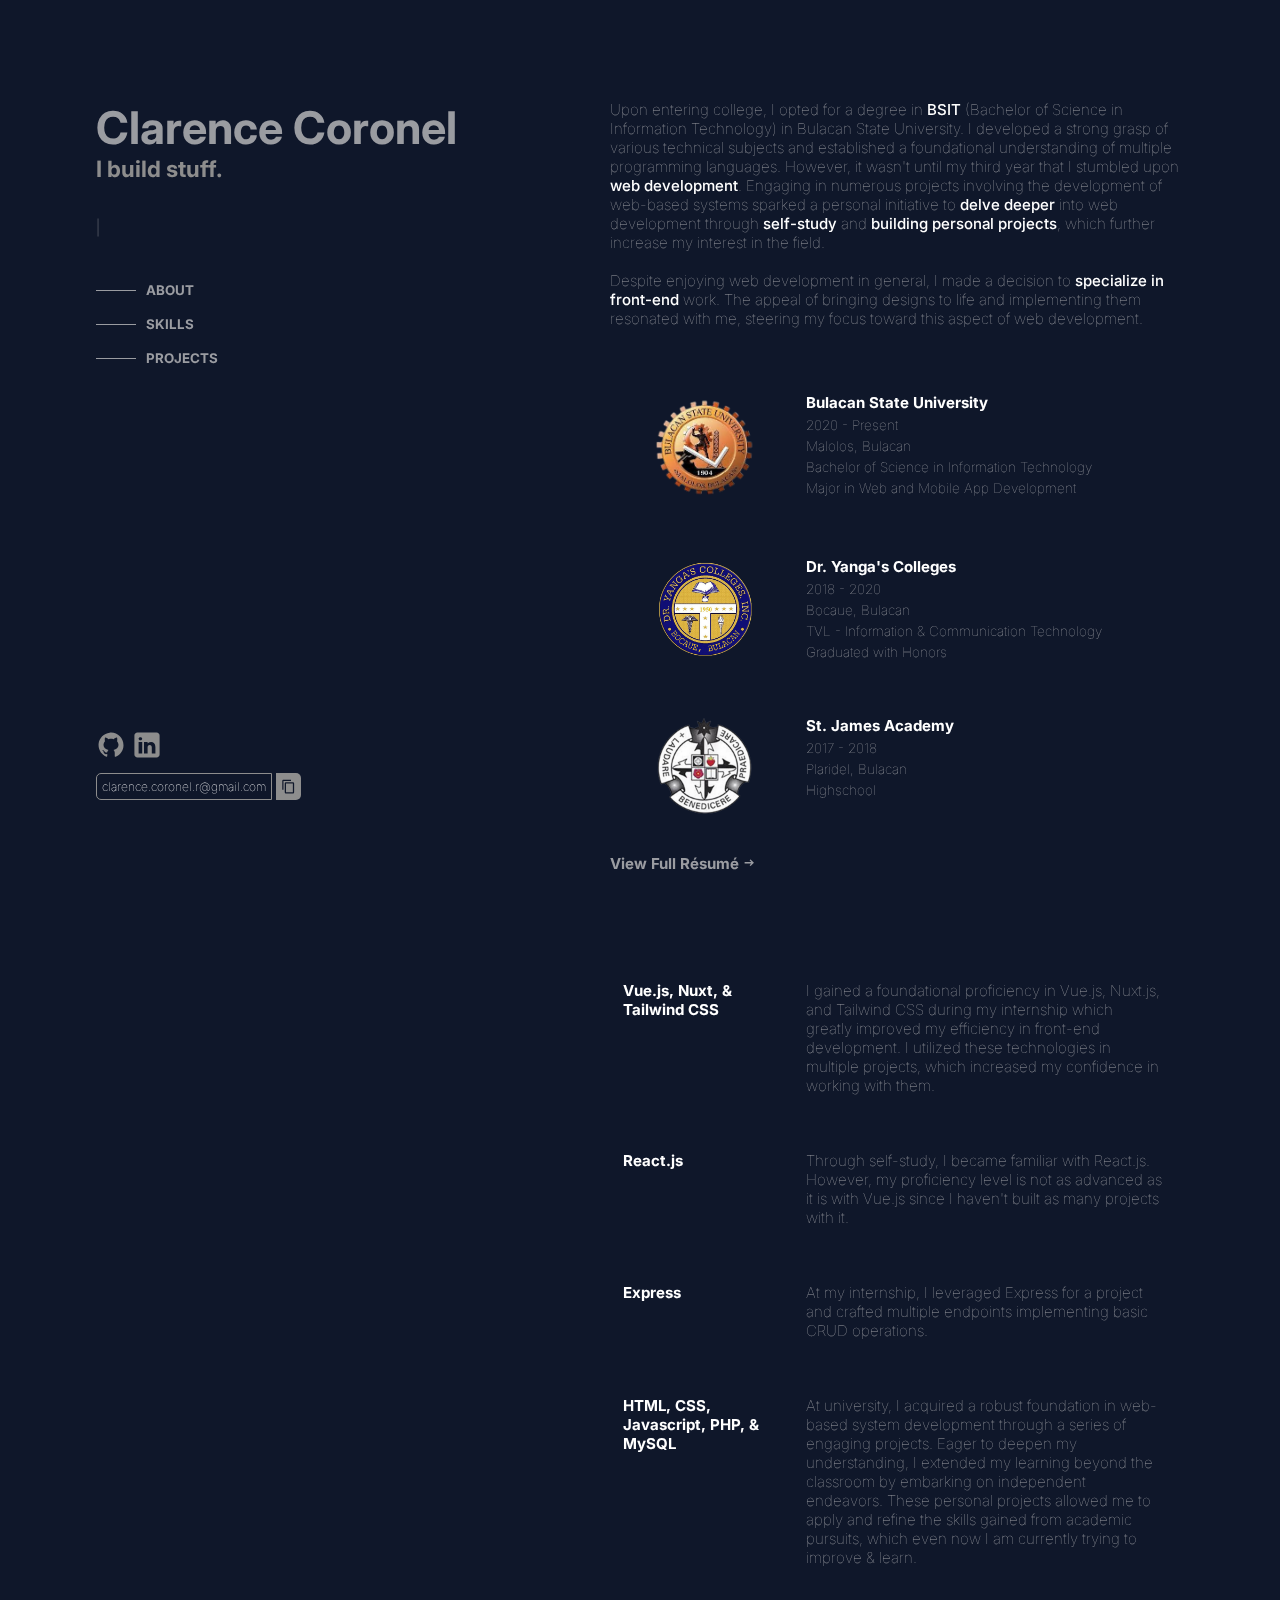
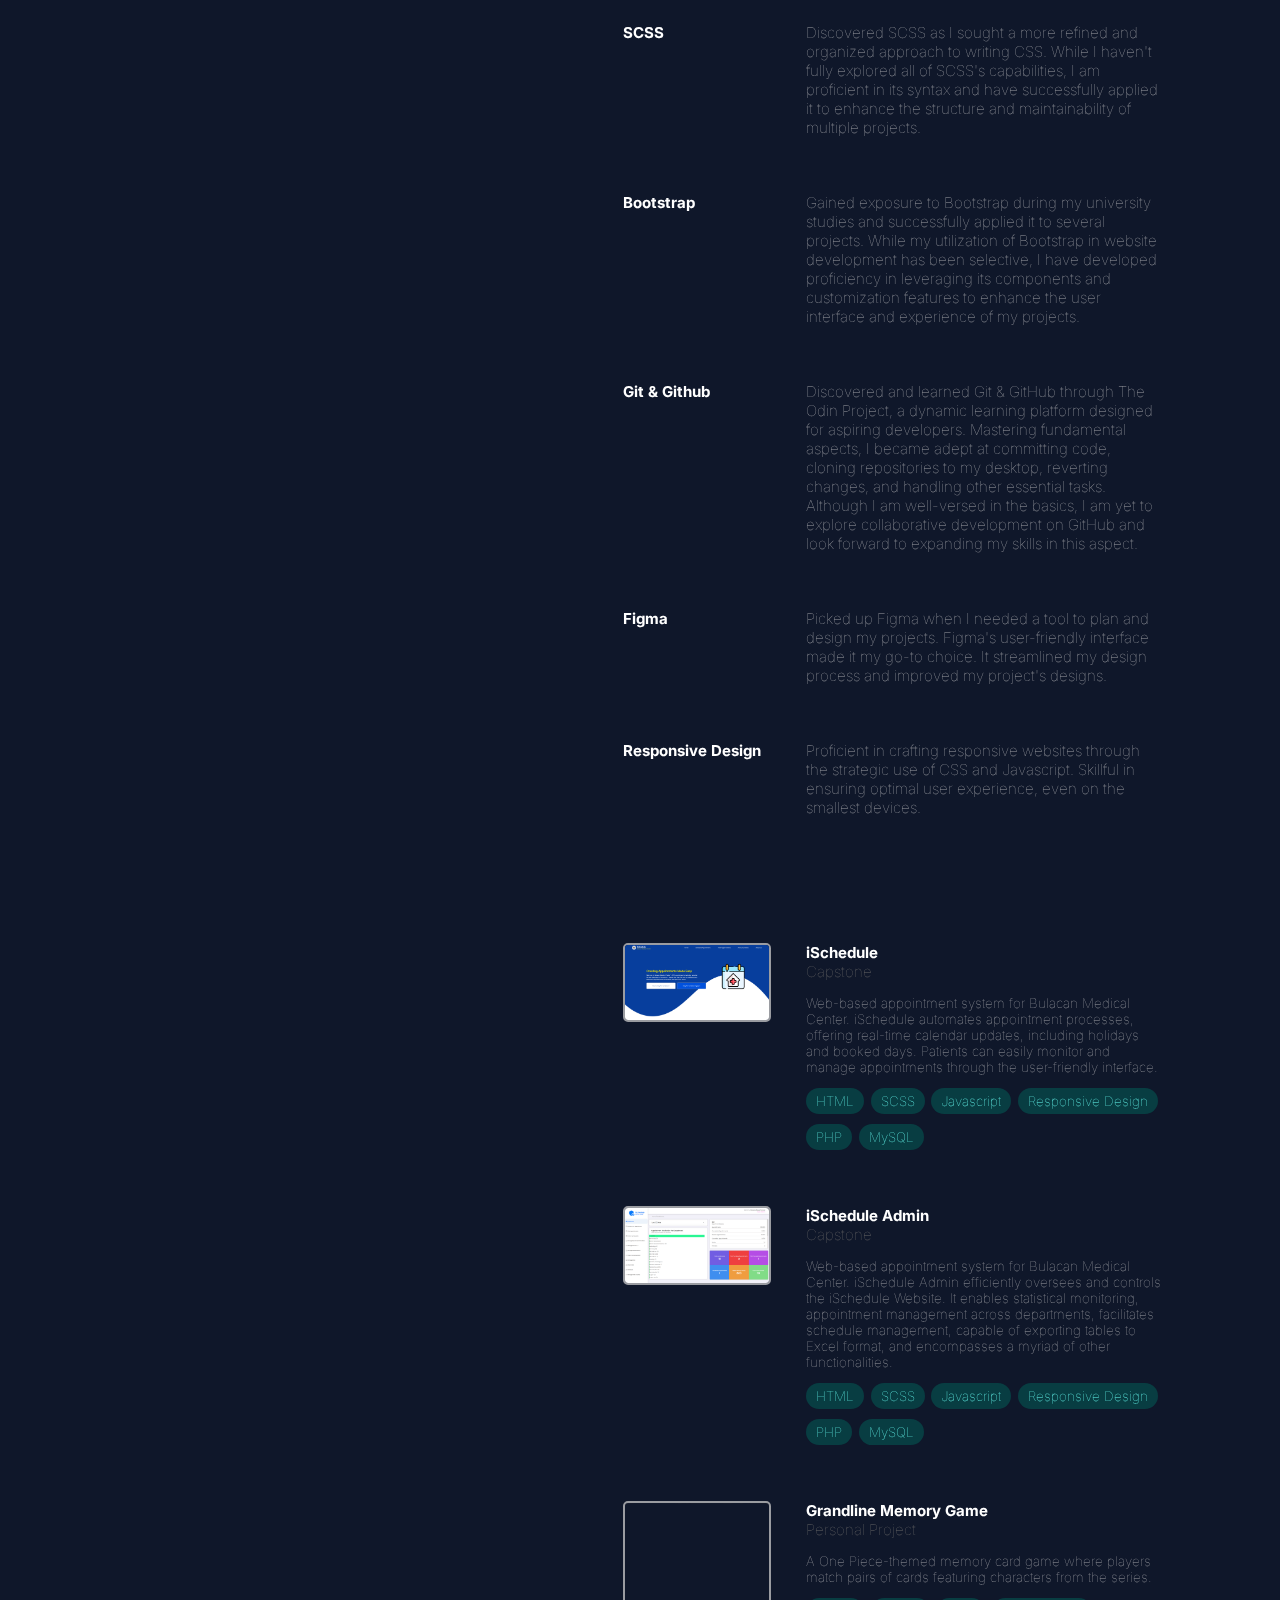
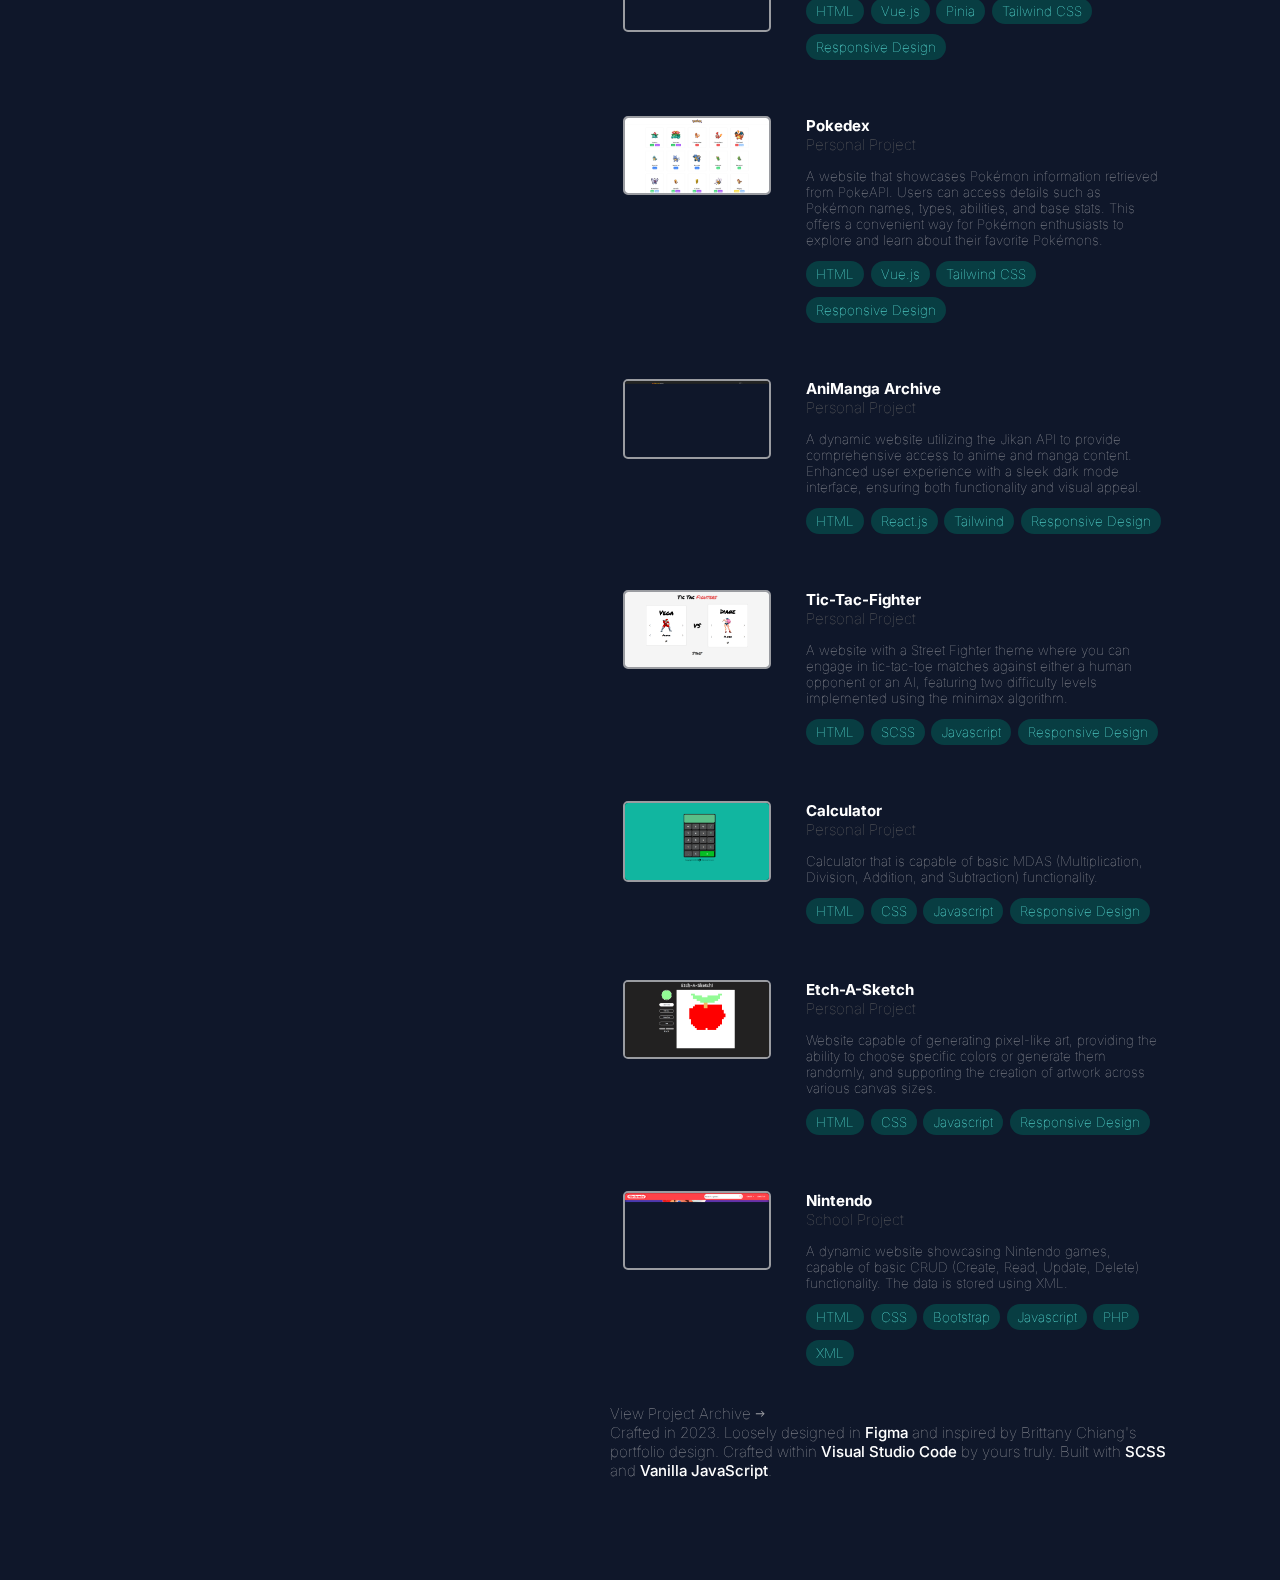
<file: index.html>
<!DOCTYPE html>
<html lang="en">
  <head>
    <meta charset="UTF-8" />
    <meta name="viewport" content="width=device-width, initial-scale=1.0" />
    <link rel="stylesheet" href="" />
    <link rel="stylesheet" href="./css/index.css" />
    <!-- GOOGLE API -->
    <link
      href="https://fonts.googleapis.com/icon?family=Material+Icons+Outlined"
      rel="stylesheet"
    />
    <link
      href="https://fonts.googleapis.com/icon?family=Material+Icons"
      rel="stylesheet"
    />

    <link rel="icon" href="./assets/imgs/ico.png" type="image/x-icon" />
    <script src="./js/index.js" defer></script>
    <title>Clarence Coronel (2023)</title>
  </head>
  <body>
    <header>
      <div class="upper-header">
        <div class="intro">
          <h1>Clarence Coronel</h1>
          <div disabled data-content="jr">
            <span class="sub">I build stuff.</span>
          </div>
        </div>
        <div class="short-intro">
          <p class="text"></p>
          <span class="indicator">|</span>
        </div>
        <nav>
          <button class="nav-row" id="aboutNav" data-goto="about">
            <div class="line"></div>
            <span>ABOUT</span>
          </button>
          <button class="nav-row" id="skillsNav" data-goto="skills">
            <div class="line"></div>
            <span>SKILLS</span>
          </button>
          <button class="nav-row" id="projHeader" data-goto="proj">
            <div class="line"></div>
            <span>PROJECTS</span>
          </button>
        </nav>
      </div>
      <div class="lower-header">
        <div class="socials">
          <a
            href="https://github.com/Clarence-Coronel"
            target="_blank"
            title="Github Profile"
          >
            <svg
              xmlns="http://www.w3.org/2000/svg"
              x="0px"
              y="0px"
              width="30"
              height="30"
              viewBox="0 0 24 24"
            >
              <path
                d="M10.9,2.1c-4.6,0.5-8.3,4.2-8.8,8.7c-0.5,4.7,2.2,8.9,6.3,10.5C8.7,21.4,9,21.2,9,20.8v-1.6c0,0-0.4,0.1-0.9,0.1 c-1.4,0-2-1.2-2.1-1.9c-0.1-0.4-0.3-0.7-0.6-1C5.1,16.3,5,16.3,5,16.2C5,16,5.3,16,5.4,16c0.6,0,1.1,0.7,1.3,1c0.5,0.8,1.1,1,1.4,1 c0.4,0,0.7-0.1,0.9-0.2c0.1-0.7,0.4-1.4,1-1.8c-2.3-0.5-4-1.8-4-4c0-1.1,0.5-2.2,1.2-3C7.1,8.8,7,8.3,7,7.6C7,7.2,7,6.6,7.3,6 c0,0,1.4,0,2.8,1.3C10.6,7.1,11.3,7,12,7s1.4,0.1,2,0.3C15.3,6,16.8,6,16.8,6C17,6.6,17,7.2,17,7.6c0,0.8-0.1,1.2-0.2,1.4 c0.7,0.8,1.2,1.8,1.2,3c0,2.2-1.7,3.5-4,4c0.6,0.5,1,1.4,1,2.3v2.6c0,0.3,0.3,0.6,0.7,0.5c3.7-1.5,6.3-5.1,6.3-9.3 C22,6.1,16.9,1.4,10.9,2.1z"
              ></path>
            </svg>
          </a>
          <a
            href="https://www.linkedin.com/in/clarence-coronel/"
            target="_blank"
            title="Linkedin Profile"
          >
            <svg
              xmlns="http://www.w3.org/2000/svg"
              x="0px"
              y="0px"
              width="30"
              height="30"
              viewBox="0 0 50 50"
            >
              <path
                d="M41,4H9C6.24,4,4,6.24,4,9v32c0,2.76,2.24,5,5,5h32c2.76,0,5-2.24,5-5V9C46,6.24,43.76,4,41,4z M17,20v19h-6V20H17z M11,14.47c0-1.4,1.2-2.47,3-2.47s2.93,1.07,3,2.47c0,1.4-1.12,2.53-3,2.53C12.2,17,11,15.87,11,14.47z M39,39h-6c0,0,0-9.26,0-10 c0-2-1-4-3.5-4.04h-0.08C27,24.96,26,27.02,26,29c0,0.91,0,10,0,10h-6V20h6v2.56c0,0,1.93-2.56,5.81-2.56 c3.97,0,7.19,2.73,7.19,8.26V39z"
              ></path>
            </svg>
          </a>
        </div>
        <div class="contact">
          <div class="contact-item">
            <div class="contact-content email" title="Email">
              clarence.coronel.r@gmail.com
            </div>
            <button type="button" class="copy-text" data-info="email">
              <span class="material-icons-outlined" id="copyEmail">
                content_copy
              </span>
            </button>
          </div>
          <!-- <div class="contact-item">
            <div class="contact-content phone-num" title="Contact Number">
              NUMBER
            </div>
            <button type="button" class="copy-text" data-info="phone">
              <span class="material-icons-outlined" id="copyPhone">
                content_copy
              </span>
            </button>
          </div> -->
        </div>
      </div>
    </header>
    <div class="scrollable-content">
      <main>
        <h2 id="aboutHeader">ABOUT</h2>
        <section class="about" id="about">
          <div class="about__text">
            <!-- <p>
                        In my senior year of high school in 2017, I made the choice to pursue the <span class="highlight-text">ICT</span> (Information & Communication Technology) strand in Dr. Yanga's Colleges. Given my lifelong exposure to computers, this seemed like a natural path for me. During this period, I was introduced to programming for the first time. Although I found it enjoyable and interesting, my exploration of it was limited to school hours and <span class="highlight-text">didn't probe deeper</span>.
                    </p> -->
            <!-- <br> -->
            <p>
              Upon entering college, I opted for a degree in
              <span class="highlight-text">BSIT</span> (Bachelor of Science in
              Information Technology) in Bulacan State University. I developed a
              strong grasp of various technical subjects and established a
              foundational understanding of multiple programming languages.
              However, it wasn't until my third year that I stumbled upon
              <span class="highlight-text">web development</span>. Engaging in
              numerous projects involving the development of web-based systems
              sparked a personal initiative to
              <span class="highlight-text">delve deeper</span> into web
              development through
              <span class="highlight-text">self-study</span> and
              <span class="highlight-text">building personal projects</span>,
              which further increase my interest in the field.
            </p>
            <br />
            <p>
              Despite enjoying web development in general, I made a decision to
              <span class="highlight-text">specialize in front-end</span> work.
              The appeal of bringing designs to life and implementing them
              resonated with me, steering my focus toward this aspect of web
              development.
            </p>
          </div>
          <div class="about__education">
            <button class="education-btn" data-school="bsu" type="button">
              <img src="./assets/imgs/bsu-logo.png" alt="" draggable="false" />
              <div class="text-group">
                <span class="school" data-school="bsu">
                  Bulacan State University
                  <span class="material-icons-outlined"> arrow_outward </span>
                </span>
                <span class="years">2020 - Present</span>
                <span class="address">Malolos, Bulacan</span>
                <span class="course">
                  Bachelor of Science in Information Technology
                </span>
                <span class="course">
                  Major in Web and Mobile App Development
                </span>
                <span class="achivement"></span>
              </div>
            </button>
            <button class="education-btn" data-school="yanga" type="button">
              <img
                src="./assets/imgs/yanga-logo.png"
                alt=""
                draggable="false"
              />
              <div class="text-group">
                <span class="school" data-school="yanga">
                  Dr. Yanga's Colleges
                  <span class="material-icons-outlined"> arrow_outward </span>
                </span>
                <span class="years">2018 - 2020</span>
                <span class="address">Bocaue, Bulacan</span>
                <span class="course"
                  >TVL - Information & Communication Technology</span
                >
                <span class="achivement">Graduated with Honors</span>
              </div>
            </button>
            <button class="education-btn" data-school="james" type="button">
              <img
                src="./assets/imgs/james-logo.png"
                alt=""
                draggable="false"
              />
              <div class="text-group">
                <span class="school" data-school="james">
                  St. James Academy
                  <span class="material-icons-outlined"> arrow_outward </span>
                </span>
                <span class="years">2017 - 2018</span>
                <span class="address">Plaridel, Bulacan</span>
                <span class="course">Highschool</span>
              </div>
            </button>
            <!-- <button class="education-btn" data-school="james" type="button">
                        <img src="./assets/imgs/yanga-logo.png" alt="" draggable="false">
                        <div class="text-group">
                            <span class="school" data-school="james">
                                St. James Academy 
                                <span class="material-icons-outlined">
                                    arrow_outward
                                </span>
                            </span>
                            <span class="years">2017 - 2018</span>
                            <span class="address">Plaridel, Bulacan</span>
                            <span class="course">High School</span>
                            <span class="achivement">Graduated with Honors</span>
                        </div>
                    </button> -->
          </div>
          <a href="./assets/resume.pdf" target="_blank" class="resume-link">
            View Full Résumé
            <span class="material-icons-outlined"> east </span>
          </a>
        </section>
        <h2 id="skillsHeader">SKILLS</h2>
        <section class="skills" id="skills">
          <div class="skill-container">
            <div class="skills-content">Vue.js, Nuxt, & Tailwind CSS</div>
            <div class="skill-desc">
              I gained a foundational proficiency in Vue.js, Nuxt.js, and
              Tailwind CSS during my internship which greatly improved my
              efficiency in front-end development. I utilized these technologies
              in multiple projects, which increased my confidence in working
              with them.
            </div>
          </div>
          <div class="skill-container">
            <div class="skills-content">React.js</div>
            <div class="skill-desc">
              Through self-study, I became familiar with React.js. However, my
              proficiency level is not as advanced as it is with Vue.js since I
              haven't built as many projects with it.
            </div>
          </div>
          <div class="skill-container">
            <div class="skills-content">Express</div>
            <div class="skill-desc">
              At my internship, I leveraged Express for a project and crafted
              multiple endpoints implementing basic CRUD operations.
            </div>
          </div>
          <div class="skill-container">
            <div class="skills-content">
              HTML, CSS, Javascript, PHP, & MySQL
            </div>
            <div class="skill-desc">
              At university, I acquired a robust foundation in web-based system
              development through a series of engaging projects. Eager to deepen
              my understanding, I extended my learning beyond the classroom by
              embarking on independent endeavors. These personal projects
              allowed me to apply and refine the skills gained from academic
              pursuits, which even now I am currently trying to improve & learn.
            </div>
          </div>
          <div class="skill-container">
            <div class="skills-content">SCSS</div>
            <div class="skill-desc">
              Discovered SCSS as I sought a more refined and organized approach
              to writing CSS. While I haven't fully explored all of SCSS's
              capabilities, I am proficient in its syntax and have successfully
              applied it to enhance the structure and maintainability of
              multiple projects.
            </div>
          </div>
          <div class="skill-container">
            <div class="skills-content">Bootstrap</div>
            <div class="skill-desc">
              Gained exposure to Bootstrap during my university studies and
              successfully applied it to several projects. While my utilization
              of Bootstrap in website development has been selective, I have
              developed proficiency in leveraging its components and
              customization features to enhance the user interface and
              experience of my projects.
            </div>
          </div>
          <div class="skill-container">
            <div class="skills-content">Git & Github</div>
            <div class="skill-desc">
              Discovered and learned Git & GitHub through The Odin Project, a
              dynamic learning platform designed for aspiring developers.
              Mastering fundamental aspects, I became adept at committing code,
              cloning repositories to my desktop, reverting changes, and
              handling other essential tasks. Although I am well-versed in the
              basics, I am yet to explore collaborative development on GitHub
              and look forward to expanding my skills in this aspect.
            </div>
          </div>
          <div class="skill-container">
            <div class="skills-content">Figma</div>
            <div class="skill-desc">
              Picked up Figma when I needed a tool to plan and design my
              projects. Figma's user-friendly interface made it my go-to choice.
              It streamlined my design process and improved my project's
              designs.
            </div>
          </div>
          <div class="skill-container">
            <div class="skills-content">Responsive Design</div>
            <div class="skill-desc">
              Proficient in crafting responsive websites through the strategic
              use of CSS and Javascript. Skillful in ensuring optimal user
              experience, even on the smallest devices.
            </div>
          </div>
        </section>
        <h2 id="projHeader">PROJECTS</h2>
        <section class="projects" id="proj">
          <button type="button" class="project-container" data-proj="ischedule">
            <img
              src="./assets/imgs/ischedule-img.png"
              alt=""
              draggable="false"
            />
            <div class="project-text">
              <div class="title">
                <div class="main" data-proj="ischedule">
                  iSchedule
                  <span class="material-icons-outlined"> arrow_outward </span>
                </div>
                <div class="sub">Capstone</div>
              </div>
              <div class="desc">
                Web-based appointment system for Bulacan Medical Center.
                iSchedule automates appointment processes, offering real-time
                calendar updates, including holidays and booked days. Patients
                can easily monitor and manage appointments through the
                user-friendly interface.
              </div>
              <div class="tags-container">
                <span class="tag"> HTML </span>
                <span class="tag"> SCSS </span>
                <span class="tag"> Javascript </span>
                <span class="tag"> Responsive Design </span>
                <span class="tag"> PHP </span>
                <span class="tag"> MySQL </span>
              </div>
            </div>
          </button>
          <button
            type="button"
            class="project-container"
            data-proj="ischeduleadmin"
          >
            <img
              src="./assets/imgs/ischeduleadmin-img.png"
              alt=""
              draggable="false"
            />
            <div class="project-text">
              <div class="title">
                <div class="main" data-proj="ischeduleadmin">
                  iSchedule Admin
                  <span class="material-icons-outlined"> arrow_outward </span>
                </div>
                <div class="sub">Capstone</div>
              </div>
              <div class="desc">
                Web-based appointment system for Bulacan Medical Center.
                iSchedule Admin efficiently oversees and controls the iSchedule
                Website. It enables statistical monitoring, appointment
                management across departments, facilitates schedule management,
                capable of exporting tables to Excel format, and encompasses a
                myriad of other functionalities.
              </div>
              <div class="tags-container">
                <span class="tag"> HTML </span>
                <span class="tag"> SCSS </span>
                <span class="tag"> Javascript </span>
                <span class="tag"> Responsive Design </span>
                <span class="tag"> PHP </span>
                <span class="tag"> MySQL </span>
              </div>
            </div>
          </button>
          <button type="button" class="project-container" data-proj="grandline">
            <img
              src="./assets/imgs/grandline-img.png"
              alt=""
              draggable="false"
            />
            <div class="project-text">
              <div class="title">
                <div class="main" data-proj="grandline">
                  Grandline Memory Game
                  <span class="material-icons-outlined"> arrow_outward </span>
                </div>
                <div class="sub">Personal Project</div>
              </div>
              <div class="desc">
                A One Piece-themed memory card game where players match pairs of
                cards featuring characters from the series.
              </div>
              <div class="tags-container">
                <span class="tag"> HTML </span>
                <span class="tag"> Vue.js </span>
                <span class="tag"> Pinia </span>
                <span class="tag"> Tailwind CSS </span>
                <span class="tag"> Responsive Design </span>
              </div>
            </div>
          </button>
          <button type="button" class="project-container" data-proj="pokedex">
            <img src="./assets/imgs/pokedex-img.png" alt="" draggable="false" />
            <div class="project-text">
              <div class="title">
                <div class="main" data-proj="pokedex">
                  Pokedex
                  <span class="material-icons-outlined"> arrow_outward </span>
                </div>
                <div class="sub">Personal Project</div>
              </div>
              <div class="desc">
                A website that showcases Pokémon information retrieved from
                PokeAPI. Users can access details such as Pokémon names, types,
                abilities, and base stats. This offers a convenient way for
                Pokémon enthusiasts to explore and learn about their favorite
                Pokémons.
              </div>
              <div class="tags-container">
                <span class="tag"> HTML </span>
                <span class="tag"> Vue.js </span>
                <span class="tag"> Tailwind CSS </span>
                <span class="tag"> Responsive Design </span>
              </div>
            </div>
          </button>
          <button type="button" class="project-container" data-proj="animanga">
            <img
              src="./assets/imgs/animanga-img.png"
              alt=""
              draggable="false"
            />
            <div class="project-text">
              <div class="title">
                <div class="main" data-proj="animanga">
                  AniManga Archive
                  <span class="material-icons-outlined"> arrow_outward </span>
                </div>
                <div class="sub">Personal Project</div>
              </div>
              <div class="desc">
                A dynamic website utilizing the Jikan API to provide
                comprehensive access to anime and manga content. Enhanced user
                experience with a sleek dark mode interface, ensuring both
                functionality and visual appeal.
              </div>
              <div class="tags-container">
                <span class="tag"> HTML </span>
                <span class="tag"> React.js </span>
                <span class="tag"> Tailwind </span>
                <span class="tag"> Responsive Design </span>
              </div>
            </div>
          </button>
          <button type="button" class="project-container" data-proj="tictac">
            <img
              src="./assets/imgs/tictacfighter-img.png"
              alt=""
              draggable="false"
            />
            <div class="project-text">
              <div class="title">
                <div class="main" data-proj="tictac">
                  Tic-Tac-Fighter
                  <span class="material-icons-outlined"> arrow_outward </span>
                </div>
                <div class="sub">Personal Project</div>
              </div>
              <div class="desc">
                A website with a Street Fighter theme where you can engage in
                tic-tac-toe matches against either a human opponent or an AI,
                featuring two difficulty levels implemented using the minimax
                algorithm.
              </div>
              <div class="tags-container">
                <span class="tag"> HTML </span>
                <span class="tag"> SCSS </span>
                <span class="tag"> Javascript </span>
                <span class="tag"> Responsive Design </span>
              </div>
            </div>
          </button>
          <button
            type="button"
            class="project-container"
            data-proj="calculator"
          >
            <img
              src="./assets/imgs/calculator-img.png"
              alt=""
              draggable="false"
            />
            <div class="project-text">
              <div class="title">
                <div class="main" data-proj="calculator">
                  Calculator
                  <span class="material-icons-outlined"> arrow_outward </span>
                </div>
                <div class="sub">Personal Project</div>
              </div>
              <div class="desc">
                Calculator that is capable of basic MDAS (Multiplication,
                Division, Addition, and Subtraction) functionality.
              </div>
              <div class="tags-container">
                <span class="tag"> HTML </span>
                <span class="tag"> CSS </span>
                <span class="tag"> Javascript </span>
                <span class="tag"> Responsive Design </span>
              </div>
            </div>
          </button>
          <button type="button" class="project-container" data-proj="sketch">
            <img src="./assets/imgs/sketch-img.png" alt="" draggable="false" />
            <div class="project-text">
              <div class="title">
                <div class="main" data-proj="sketch">
                  Etch-A-Sketch
                  <span class="material-icons-outlined"> arrow_outward </span>
                </div>
                <div class="sub">Personal Project</div>
              </div>
              <div class="desc">
                Website capable of generating pixel-like art, providing the
                ability to choose specific colors or generate them randomly, and
                supporting the creation of artwork across various canvas sizes.
              </div>
              <div class="tags-container">
                <span class="tag"> HTML </span>
                <span class="tag"> CSS </span>
                <span class="tag"> Javascript </span>
                <span class="tag"> Responsive Design </span>
              </div>
            </div>
          </button>
          <button type="button" class="project-container" data-proj="nintendo">
            <img
              src="./assets/imgs/nintendo-img.png"
              alt=""
              draggable="false"
            />
            <div class="project-text">
              <div class="title">
                <div class="main" data-proj="nintendo">
                  Nintendo
                  <span class="material-icons-outlined"> arrow_outward </span>
                </div>
                <div class="sub">School Project</div>
              </div>
              <div class="desc">
                A dynamic website showcasing Nintendo games, capable of basic
                CRUD (Create, Read, Update, Delete) functionality. The data is
                stored using XML.
              </div>
              <div class="tags-container">
                <span class="tag"> HTML </span>
                <span class="tag"> CSS </span>
                <span class="tag"> Bootstrap </span>
                <span class="tag"> Javascript </span>
                <span class="tag"> PHP </span>
                <span class="tag"> XML </span>
              </div>
            </div>
          </button>
          <a href="./pages/archive.html" class="projarchive-link">
            View Project Archive
            <span class="material-icons-outlined"> east </span>
          </a>
        </section>
      </main>
      <footer>
        Crafted in 2023. Loosely designed in
        <span class="highlight-text">Figma</span> and inspired by Brittany
        Chiang's portfolio design. Crafted within
        <span class="highlight-text">Visual Studio Code</span> by yours truly.
        Built with <span class="highlight-text">SCSS</span> and
        <span class="highlight-text">Vanilla JavaScript</span>.
      </footer>
    </div>
  </body>
</html>
</file>
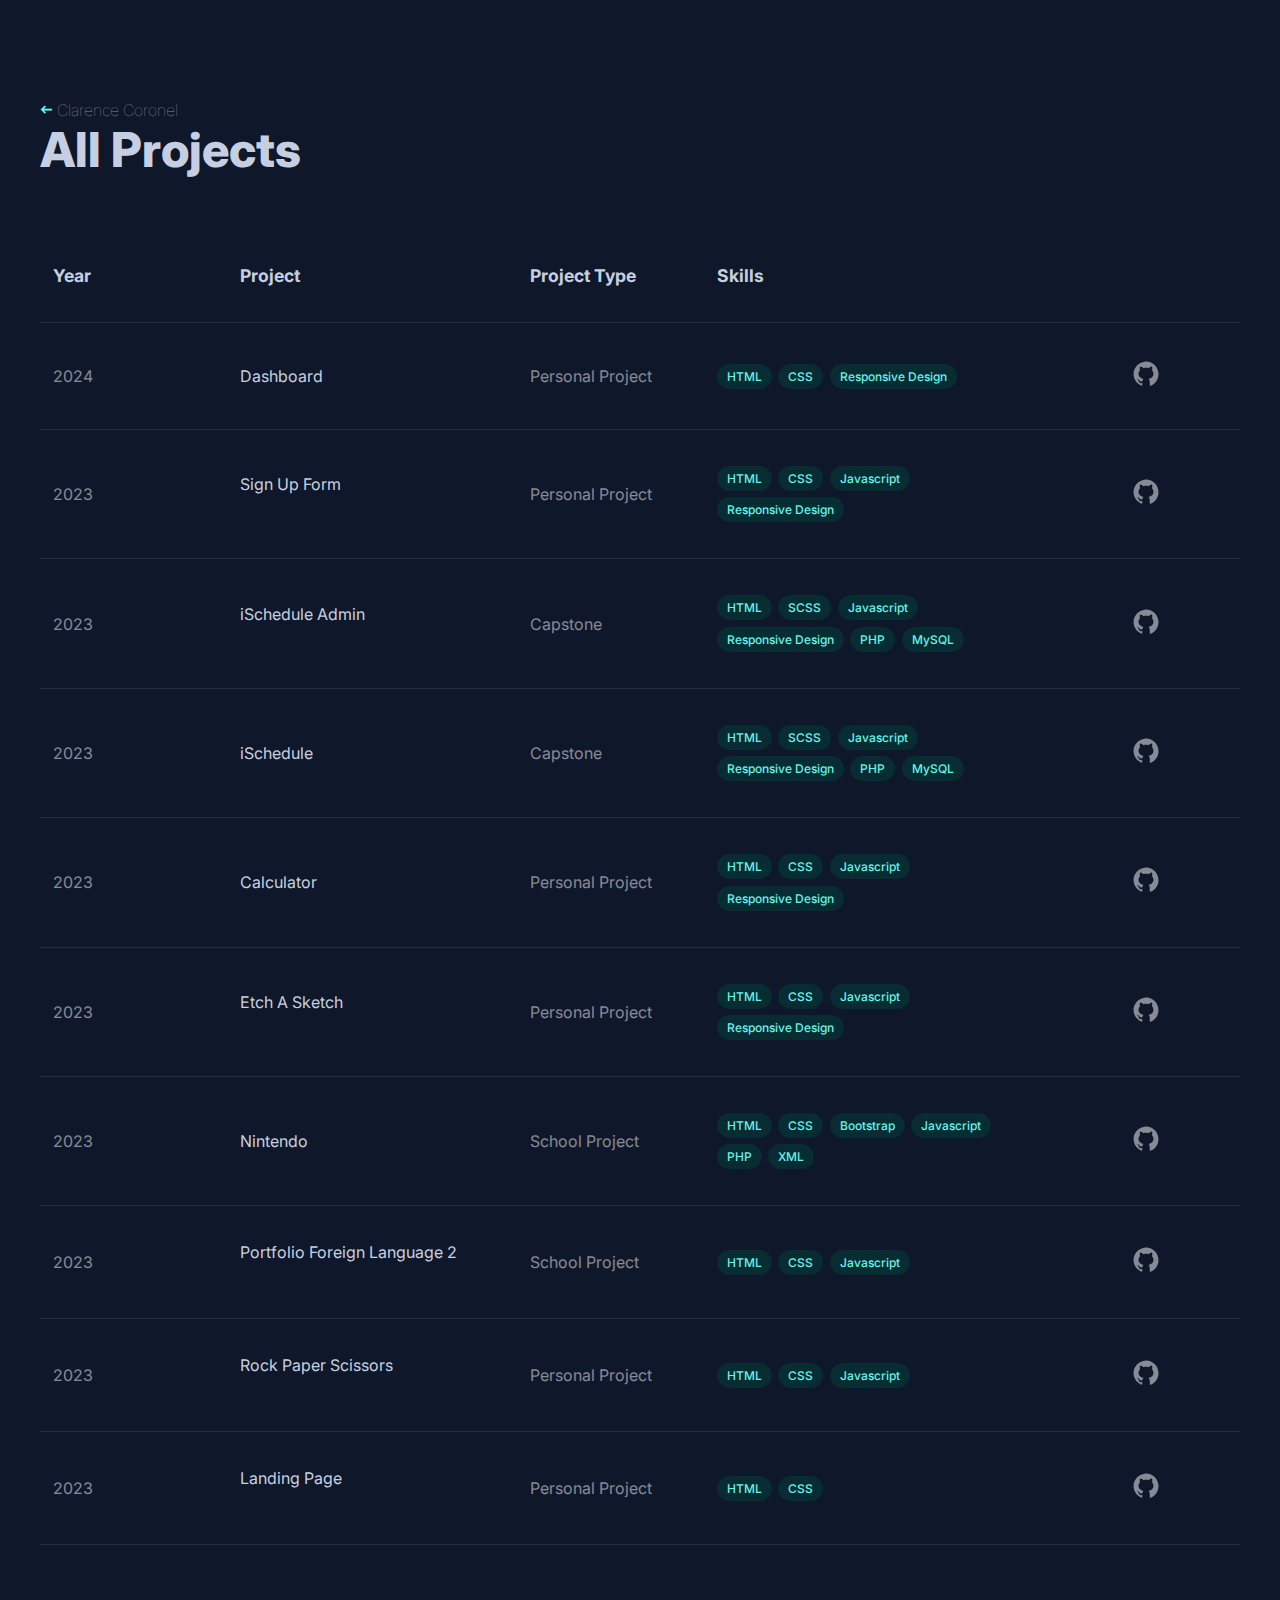
<file: pages/archive.html>
<!DOCTYPE html>
<html lang="en">
<head>
    <meta charset="UTF-8">
    <meta name="viewport" content="width=device-width, initial-scale=1.0">
    <link href="https://fonts.googleapis.com/icon?family=Material+Icons+Outlined" rel="stylesheet">
    <link href="https://fonts.googleapis.com/icon?family=Material+Icons" rel="stylesheet">
    <link rel="icon" href="./../assets/imgs/ico.png" type="image/x-icon">
    <link rel="stylesheet" href="./../css/archive.css">
    <script src="./../js/archive.js" defer></script>
    <title>Archive</title>
</head>
<body>
    <!-- <div id="light"></div> -->
    <header>
        <a href="./../index.html" class="back-btn">
            <span class="material-icons-outlined">
                west
            </span>
            Clarence Coronel
        </a>
        <h1>All Projects</h1>
    </header>
    <main>
        <table>
            <thead>
                <tr>
                    <th class="year-header">Year</th>
                    <th class="project-header">Project</th>
                    <th class="type-header">Project Type</th>
                    <th class="tech-header">Skills</th>
                    <th class="link-header">&nbsp;</th>
                </tr>
            </thead>
            <tbody>
                <tr>
                    <td class="year">2024</td>
                    <td class="project">
                        <a href="https://clarence-coronel.github.io/top_dashboard/" target="_blank">
                            Dashboard
                            <span class="material-icons-outlined" >
                                arrow_outward
                            </span>
                        </a>
                    </td>
                    <td class="type">Personal Project</td>
                    <td class="tech">
                        <div class="tech-container">
                            <span class="tag">
                                HTML
                            </span>
                            <span class="tag">
                                CSS
                            </span>
                            <span class="tag">
                                Responsive Design
                            </span>
                        </div>
                    </td>
                    <td class="link">
                        <div class="link-container">
                            <a href="https://github.com/Clarence-Coronel/top_dashboard" target="_blank">
                                <svg xmlns="http://www.w3.org/2000/svg" x="0px" y="0px" width="30" height="30" viewBox="0 0 24 24">
                                    <path d="M10.9,2.1c-4.6,0.5-8.3,4.2-8.8,8.7c-0.5,4.7,2.2,8.9,6.3,10.5C8.7,21.4,9,21.2,9,20.8v-1.6c0,0-0.4,0.1-0.9,0.1 c-1.4,0-2-1.2-2.1-1.9c-0.1-0.4-0.3-0.7-0.6-1C5.1,16.3,5,16.3,5,16.2C5,16,5.3,16,5.4,16c0.6,0,1.1,0.7,1.3,1c0.5,0.8,1.1,1,1.4,1 c0.4,0,0.7-0.1,0.9-0.2c0.1-0.7,0.4-1.4,1-1.8c-2.3-0.5-4-1.8-4-4c0-1.1,0.5-2.2,1.2-3C7.1,8.8,7,8.3,7,7.6C7,7.2,7,6.6,7.3,6 c0,0,1.4,0,2.8,1.3C10.6,7.1,11.3,7,12,7s1.4,0.1,2,0.3C15.3,6,16.8,6,16.8,6C17,6.6,17,7.2,17,7.6c0,0.8-0.1,1.2-0.2,1.4 c0.7,0.8,1.2,1.8,1.2,3c0,2.2-1.7,3.5-4,4c0.6,0.5,1,1.4,1,2.3v2.6c0,0.3,0.3,0.6,0.7,0.5c3.7-1.5,6.3-5.1,6.3-9.3 C22,6.1,16.9,1.4,10.9,2.1z"></path>
                                </svg>
                            </a>
                        </div>
                    </td>
                </tr>
                <tr>
                    <td class="year">2023</td>
                    <td class="project">
                        <a href="https://clarence-coronel.github.io/sign-up-form/" target="_blank">
                            Sign Up Form
                            <span class="material-icons-outlined" >
                                arrow_outward
                            </span>
                        </a>
                    </td>
                    <td class="type">Personal Project</td>
                    <td class="tech">
                        <div class="tech-container">
                            <span class="tag">
                                HTML
                            </span>
                            <span class="tag">
                                CSS
                            </span>
                            <span class="tag">
                                Javascript
                            </span>
                            <span class="tag">
                                Responsive Design
                            </span>
                        </div>
                    </td>
                    <td class="link">
                        <div class="link-container">
                            <a href="https://github.com/Clarence-Coronel/sign-up-form" target="_blank">
                                <svg xmlns="http://www.w3.org/2000/svg" x="0px" y="0px" width="30" height="30" viewBox="0 0 24 24">
                                    <path d="M10.9,2.1c-4.6,0.5-8.3,4.2-8.8,8.7c-0.5,4.7,2.2,8.9,6.3,10.5C8.7,21.4,9,21.2,9,20.8v-1.6c0,0-0.4,0.1-0.9,0.1 c-1.4,0-2-1.2-2.1-1.9c-0.1-0.4-0.3-0.7-0.6-1C5.1,16.3,5,16.3,5,16.2C5,16,5.3,16,5.4,16c0.6,0,1.1,0.7,1.3,1c0.5,0.8,1.1,1,1.4,1 c0.4,0,0.7-0.1,0.9-0.2c0.1-0.7,0.4-1.4,1-1.8c-2.3-0.5-4-1.8-4-4c0-1.1,0.5-2.2,1.2-3C7.1,8.8,7,8.3,7,7.6C7,7.2,7,6.6,7.3,6 c0,0,1.4,0,2.8,1.3C10.6,7.1,11.3,7,12,7s1.4,0.1,2,0.3C15.3,6,16.8,6,16.8,6C17,6.6,17,7.2,17,7.6c0,0.8-0.1,1.2-0.2,1.4 c0.7,0.8,1.2,1.8,1.2,3c0,2.2-1.7,3.5-4,4c0.6,0.5,1,1.4,1,2.3v2.6c0,0.3,0.3,0.6,0.7,0.5c3.7-1.5,6.3-5.1,6.3-9.3 C22,6.1,16.9,1.4,10.9,2.1z"></path>
                                </svg>
                            </a>
                        </div>
                    </td>
                </tr>
                <tr>
                    <td class="year">2023</td>
                    <td class="project">
                        <a href="https://youtu.be/pmj1Z1T57us" target="_blank">
                            iSchedule Admin
                            <span class="material-icons-outlined" >
                                arrow_outward
                            </span>
                        </a>
                    </td>
                    <td class="type">Capstone</td>
                    <td class="tech">
                        <div class="tech-container">
                            <span class="tag">
                                HTML
                            </span>
                            <span class="tag">
                                SCSS
                            </span>
                            <span class="tag">
                                Javascript
                            </span>
                            <span class="tag">
                                Responsive Design
                            </span>
                            <span class="tag">
                                PHP
                            </span>
                            <span class="tag">
                                MySQL
                            </span>
                        </div>
                    </td>
                    <td class="link">
                        <div class="link-container">
                            <a href="https://github.com/Clarence-Coronel/iScheduleAdmin" target="_blank">
                                <svg xmlns="http://www.w3.org/2000/svg" x="0px" y="0px" width="30" height="30" viewBox="0 0 24 24">
                                    <path d="M10.9,2.1c-4.6,0.5-8.3,4.2-8.8,8.7c-0.5,4.7,2.2,8.9,6.3,10.5C8.7,21.4,9,21.2,9,20.8v-1.6c0,0-0.4,0.1-0.9,0.1 c-1.4,0-2-1.2-2.1-1.9c-0.1-0.4-0.3-0.7-0.6-1C5.1,16.3,5,16.3,5,16.2C5,16,5.3,16,5.4,16c0.6,0,1.1,0.7,1.3,1c0.5,0.8,1.1,1,1.4,1 c0.4,0,0.7-0.1,0.9-0.2c0.1-0.7,0.4-1.4,1-1.8c-2.3-0.5-4-1.8-4-4c0-1.1,0.5-2.2,1.2-3C7.1,8.8,7,8.3,7,7.6C7,7.2,7,6.6,7.3,6 c0,0,1.4,0,2.8,1.3C10.6,7.1,11.3,7,12,7s1.4,0.1,2,0.3C15.3,6,16.8,6,16.8,6C17,6.6,17,7.2,17,7.6c0,0.8-0.1,1.2-0.2,1.4 c0.7,0.8,1.2,1.8,1.2,3c0,2.2-1.7,3.5-4,4c0.6,0.5,1,1.4,1,2.3v2.6c0,0.3,0.3,0.6,0.7,0.5c3.7-1.5,6.3-5.1,6.3-9.3 C22,6.1,16.9,1.4,10.9,2.1z"></path>
                                </svg>
                            </a>
                        </div>
                    </td>
                </tr>
                <tr>
                    <td class="year">2023</td>
                    <td class="project">
                        <a href="https://youtube.com" target="_blank">
                            iSchedule
                            <span class="material-icons-outlined" >
                                arrow_outward
                            </span>
                        </a>
                    </td>
                    <td class="type">Capstone</td>
                    <td class="tech">
                        <div class="tech-container">
                            <span class="tag">
                                HTML
                            </span>
                            <span class="tag">
                                SCSS
                            </span>
                            <span class="tag">
                                Javascript
                            </span>
                            <span class="tag">
                                Responsive Design
                            </span>
                            <span class="tag">
                                PHP
                            </span>
                            <span class="tag">
                                MySQL
                            </span>
                        </div>
                    </td>
                    <td class="link">
                        <div class="link-container">
                            <a href="https://github.com/Clarence-Coronel/iSchedule" target="_blank">
                                <svg xmlns="http://www.w3.org/2000/svg" x="0px" y="0px" width="30" height="30" viewBox="0 0 24 24">
                                    <path d="M10.9,2.1c-4.6,0.5-8.3,4.2-8.8,8.7c-0.5,4.7,2.2,8.9,6.3,10.5C8.7,21.4,9,21.2,9,20.8v-1.6c0,0-0.4,0.1-0.9,0.1 c-1.4,0-2-1.2-2.1-1.9c-0.1-0.4-0.3-0.7-0.6-1C5.1,16.3,5,16.3,5,16.2C5,16,5.3,16,5.4,16c0.6,0,1.1,0.7,1.3,1c0.5,0.8,1.1,1,1.4,1 c0.4,0,0.7-0.1,0.9-0.2c0.1-0.7,0.4-1.4,1-1.8c-2.3-0.5-4-1.8-4-4c0-1.1,0.5-2.2,1.2-3C7.1,8.8,7,8.3,7,7.6C7,7.2,7,6.6,7.3,6 c0,0,1.4,0,2.8,1.3C10.6,7.1,11.3,7,12,7s1.4,0.1,2,0.3C15.3,6,16.8,6,16.8,6C17,6.6,17,7.2,17,7.6c0,0.8-0.1,1.2-0.2,1.4 c0.7,0.8,1.2,1.8,1.2,3c0,2.2-1.7,3.5-4,4c0.6,0.5,1,1.4,1,2.3v2.6c0,0.3,0.3,0.6,0.7,0.5c3.7-1.5,6.3-5.1,6.3-9.3 C22,6.1,16.9,1.4,10.9,2.1z"></path>
                                </svg>
                            </a>
                        </div>
                    </td>
                </tr>
                <tr>
                    <td class="year">2023</td>
                    <td class="project">
                        <a href="https://clarence-coronel.github.io/calculator/" target="_blank">
                            Calculator
                            <span class="material-icons-outlined" >
                                arrow_outward
                            </span>
                        </a>
                    </td>
                    <td class="type">Personal Project</td>
                    <td class="tech">
                        <div class="tech-container">
                            <span class="tag">
                                HTML
                            </span>
                            <span class="tag">
                                CSS
                            </span>
                            <span class="tag">
                                Javascript
                            </span>
                            <span class="tag">
                                Responsive Design
                            </span>
                        </div>
                    </td>
                    <td class="link">
                        <div class="link-container">
                            <a href="https://github.com/Clarence-Coronel/calculator" target="_blank">
                                <svg xmlns="http://www.w3.org/2000/svg" x="0px" y="0px" width="30" height="30" viewBox="0 0 24 24">
                                    <path d="M10.9,2.1c-4.6,0.5-8.3,4.2-8.8,8.7c-0.5,4.7,2.2,8.9,6.3,10.5C8.7,21.4,9,21.2,9,20.8v-1.6c0,0-0.4,0.1-0.9,0.1 c-1.4,0-2-1.2-2.1-1.9c-0.1-0.4-0.3-0.7-0.6-1C5.1,16.3,5,16.3,5,16.2C5,16,5.3,16,5.4,16c0.6,0,1.1,0.7,1.3,1c0.5,0.8,1.1,1,1.4,1 c0.4,0,0.7-0.1,0.9-0.2c0.1-0.7,0.4-1.4,1-1.8c-2.3-0.5-4-1.8-4-4c0-1.1,0.5-2.2,1.2-3C7.1,8.8,7,8.3,7,7.6C7,7.2,7,6.6,7.3,6 c0,0,1.4,0,2.8,1.3C10.6,7.1,11.3,7,12,7s1.4,0.1,2,0.3C15.3,6,16.8,6,16.8,6C17,6.6,17,7.2,17,7.6c0,0.8-0.1,1.2-0.2,1.4 c0.7,0.8,1.2,1.8,1.2,3c0,2.2-1.7,3.5-4,4c0.6,0.5,1,1.4,1,2.3v2.6c0,0.3,0.3,0.6,0.7,0.5c3.7-1.5,6.3-5.1,6.3-9.3 C22,6.1,16.9,1.4,10.9,2.1z"></path>
                                </svg>
                            </a>
                        </div>
                    </td>
                </tr>
                <tr>
                    <td class="year">2023</td>
                    <td class="project">
                        <a href="https://clarence-coronel.github.io/top_etch-a-sketch/" target="_blank">
                            Etch A Sketch
                            <span class="material-icons-outlined" >
                                arrow_outward
                            </span>
                        </a>
                    </td>
                    <td class="type">Personal Project</td>
                    <td class="tech">
                        <div class="tech-container">
                            <span class="tag">
                                HTML
                            </span>
                            <span class="tag">
                                CSS
                            </span>
                            <span class="tag">
                                Javascript
                            </span>
                            <span class="tag">
                                Responsive Design
                            </span>
                        </div>
                    </td>
                    <td class="link">
                        <div class="link-container">
                            <a href="https://github.com/Clarence-Coronel/top_etch-a-sketch" target="_blank">
                                <svg xmlns="http://www.w3.org/2000/svg" x="0px" y="0px" width="30" height="30" viewBox="0 0 24 24">
                                    <path d="M10.9,2.1c-4.6,0.5-8.3,4.2-8.8,8.7c-0.5,4.7,2.2,8.9,6.3,10.5C8.7,21.4,9,21.2,9,20.8v-1.6c0,0-0.4,0.1-0.9,0.1 c-1.4,0-2-1.2-2.1-1.9c-0.1-0.4-0.3-0.7-0.6-1C5.1,16.3,5,16.3,5,16.2C5,16,5.3,16,5.4,16c0.6,0,1.1,0.7,1.3,1c0.5,0.8,1.1,1,1.4,1 c0.4,0,0.7-0.1,0.9-0.2c0.1-0.7,0.4-1.4,1-1.8c-2.3-0.5-4-1.8-4-4c0-1.1,0.5-2.2,1.2-3C7.1,8.8,7,8.3,7,7.6C7,7.2,7,6.6,7.3,6 c0,0,1.4,0,2.8,1.3C10.6,7.1,11.3,7,12,7s1.4,0.1,2,0.3C15.3,6,16.8,6,16.8,6C17,6.6,17,7.2,17,7.6c0,0.8-0.1,1.2-0.2,1.4 c0.7,0.8,1.2,1.8,1.2,3c0,2.2-1.7,3.5-4,4c0.6,0.5,1,1.4,1,2.3v2.6c0,0.3,0.3,0.6,0.7,0.5c3.7-1.5,6.3-5.1,6.3-9.3 C22,6.1,16.9,1.4,10.9,2.1z"></path>
                                </svg>
                            </a>
                        </div>
                    </td>
                </tr>
                <tr>
                    <td class="year">2023</td>
                    <td class="project">
                        <a href="https://youtu.be/BUBPs8jkx3Q" target="_blank">
                            Nintendo
                            <span class="material-icons-outlined" >
                                arrow_outward
                            </span>
                        </a>
                    </td>
                    <td class="type">School Project</td>
                    <td class="tech">
                        <div class="tech-container">
                            <span class="tag">
                                HTML
                            </span>
                            <span class="tag">
                                CSS
                            </span>
                            <span class="tag">
                                Bootstrap
                            </span>
                            <span class="tag">
                                Javascript
                            </span>
                            <span class="tag">
                                PHP
                            </span>
                            <span class="tag">
                                XML
                            </span>
                        </div>
                    </td>
                    <td class="link">
                        <div class="link-container">
                            <a href="https://github.com/Clarence-Coronel/nintendo" target="_blank">
                                <svg xmlns="http://www.w3.org/2000/svg" x="0px" y="0px" width="30" height="30" viewBox="0 0 24 24">
                                    <path d="M10.9,2.1c-4.6,0.5-8.3,4.2-8.8,8.7c-0.5,4.7,2.2,8.9,6.3,10.5C8.7,21.4,9,21.2,9,20.8v-1.6c0,0-0.4,0.1-0.9,0.1 c-1.4,0-2-1.2-2.1-1.9c-0.1-0.4-0.3-0.7-0.6-1C5.1,16.3,5,16.3,5,16.2C5,16,5.3,16,5.4,16c0.6,0,1.1,0.7,1.3,1c0.5,0.8,1.1,1,1.4,1 c0.4,0,0.7-0.1,0.9-0.2c0.1-0.7,0.4-1.4,1-1.8c-2.3-0.5-4-1.8-4-4c0-1.1,0.5-2.2,1.2-3C7.1,8.8,7,8.3,7,7.6C7,7.2,7,6.6,7.3,6 c0,0,1.4,0,2.8,1.3C10.6,7.1,11.3,7,12,7s1.4,0.1,2,0.3C15.3,6,16.8,6,16.8,6C17,6.6,17,7.2,17,7.6c0,0.8-0.1,1.2-0.2,1.4 c0.7,0.8,1.2,1.8,1.2,3c0,2.2-1.7,3.5-4,4c0.6,0.5,1,1.4,1,2.3v2.6c0,0.3,0.3,0.6,0.7,0.5c3.7-1.5,6.3-5.1,6.3-9.3 C22,6.1,16.9,1.4,10.9,2.1z"></path>
                                </svg>
                            </a>
                        </div>
                    </td>
                </tr>
                <tr>
                    <td class="year">2023</td>
                    <td class="project">
                        <a href="https://clarence-coronel.github.io/CoronelPorfolioFL/" target="_blank">
                            Portfolio Foreign Language 2
                            <span class="material-icons-outlined" >
                                arrow_outward
                            </span>
                        </a>
                    </td>
                    <td class="type">School Project</td>
                    <td class="tech">
                        <div class="tech-container">
                            <span class="tag">
                                HTML
                            </span>
                            <span class="tag">
                                CSS
                            </span>
                            <span class="tag">
                                Javascript
                            </span>
                        </div>
                    </td>
                    <td class="link">
                        <div class="link-container">
                            <a href="https://github.com/Clarence-Coronel/CoronelPorfolioFL" target="_blank">
                                <svg xmlns="http://www.w3.org/2000/svg" x="0px" y="0px" width="30" height="30" viewBox="0 0 24 24">
                                    <path d="M10.9,2.1c-4.6,0.5-8.3,4.2-8.8,8.7c-0.5,4.7,2.2,8.9,6.3,10.5C8.7,21.4,9,21.2,9,20.8v-1.6c0,0-0.4,0.1-0.9,0.1 c-1.4,0-2-1.2-2.1-1.9c-0.1-0.4-0.3-0.7-0.6-1C5.1,16.3,5,16.3,5,16.2C5,16,5.3,16,5.4,16c0.6,0,1.1,0.7,1.3,1c0.5,0.8,1.1,1,1.4,1 c0.4,0,0.7-0.1,0.9-0.2c0.1-0.7,0.4-1.4,1-1.8c-2.3-0.5-4-1.8-4-4c0-1.1,0.5-2.2,1.2-3C7.1,8.8,7,8.3,7,7.6C7,7.2,7,6.6,7.3,6 c0,0,1.4,0,2.8,1.3C10.6,7.1,11.3,7,12,7s1.4,0.1,2,0.3C15.3,6,16.8,6,16.8,6C17,6.6,17,7.2,17,7.6c0,0.8-0.1,1.2-0.2,1.4 c0.7,0.8,1.2,1.8,1.2,3c0,2.2-1.7,3.5-4,4c0.6,0.5,1,1.4,1,2.3v2.6c0,0.3,0.3,0.6,0.7,0.5c3.7-1.5,6.3-5.1,6.3-9.3 C22,6.1,16.9,1.4,10.9,2.1z"></path>
                                </svg>
                            </a>
                        </div>
                    </td>
                </tr>
                <tr>
                    <td class="year">2023</td>
                    <td class="project">
                        <a href="https://clarence-coronel.github.io/top_rps/" target="_blank">
                            Rock Paper Scissors
                            <span class="material-icons-outlined" >
                                arrow_outward
                            </span>
                        </a>
                    </td>
                    <td class="type">Personal Project</td>
                    <td class="tech">
                        <div class="tech-container">
                            <span class="tag">
                                HTML
                            </span>
                            <span class="tag">
                                CSS
                            </span>
                            <span class="tag">
                                Javascript
                            </span>
                        </div>
                    </td>
                    <td class="link">
                        <div class="link-container">
                            <a href="https://github.com/Clarence-Coronel/top_rps" target="_blank">
                                <svg xmlns="http://www.w3.org/2000/svg" x="0px" y="0px" width="30" height="30" viewBox="0 0 24 24">
                                    <path d="M10.9,2.1c-4.6,0.5-8.3,4.2-8.8,8.7c-0.5,4.7,2.2,8.9,6.3,10.5C8.7,21.4,9,21.2,9,20.8v-1.6c0,0-0.4,0.1-0.9,0.1 c-1.4,0-2-1.2-2.1-1.9c-0.1-0.4-0.3-0.7-0.6-1C5.1,16.3,5,16.3,5,16.2C5,16,5.3,16,5.4,16c0.6,0,1.1,0.7,1.3,1c0.5,0.8,1.1,1,1.4,1 c0.4,0,0.7-0.1,0.9-0.2c0.1-0.7,0.4-1.4,1-1.8c-2.3-0.5-4-1.8-4-4c0-1.1,0.5-2.2,1.2-3C7.1,8.8,7,8.3,7,7.6C7,7.2,7,6.6,7.3,6 c0,0,1.4,0,2.8,1.3C10.6,7.1,11.3,7,12,7s1.4,0.1,2,0.3C15.3,6,16.8,6,16.8,6C17,6.6,17,7.2,17,7.6c0,0.8-0.1,1.2-0.2,1.4 c0.7,0.8,1.2,1.8,1.2,3c0,2.2-1.7,3.5-4,4c0.6,0.5,1,1.4,1,2.3v2.6c0,0.3,0.3,0.6,0.7,0.5c3.7-1.5,6.3-5.1,6.3-9.3 C22,6.1,16.9,1.4,10.9,2.1z"></path>
                                </svg>
                            </a>
                        </div>
                    </td>
                </tr>
                <tr>
                    <td class="year">2023</td>
                    <td class="project">
                        <a href="https://clarence-coronel.github.io/top_landingpage/" target="_blank">
                            Landing Page
                            <span class="material-icons-outlined" >
                                arrow_outward
                            </span>
                        </a>
                    </td>
                    <td class="type">Personal Project</td>
                    <td class="tech">
                        <div class="tech-container">
                            <span class="tag">
                                HTML
                            </span>
                            <span class="tag">
                                CSS
                            </span>
                        </div>
                    </td>
                    <td class="link">
                        <div class="link-container">
                            <a href="https://github.com/Clarence-Coronel/top_landingpage" target="_blank">
                                <svg xmlns="http://www.w3.org/2000/svg" x="0px" y="0px" width="30" height="30" viewBox="0 0 24 24">
                                    <path d="M10.9,2.1c-4.6,0.5-8.3,4.2-8.8,8.7c-0.5,4.7,2.2,8.9,6.3,10.5C8.7,21.4,9,21.2,9,20.8v-1.6c0,0-0.4,0.1-0.9,0.1 c-1.4,0-2-1.2-2.1-1.9c-0.1-0.4-0.3-0.7-0.6-1C5.1,16.3,5,16.3,5,16.2C5,16,5.3,16,5.4,16c0.6,0,1.1,0.7,1.3,1c0.5,0.8,1.1,1,1.4,1 c0.4,0,0.7-0.1,0.9-0.2c0.1-0.7,0.4-1.4,1-1.8c-2.3-0.5-4-1.8-4-4c0-1.1,0.5-2.2,1.2-3C7.1,8.8,7,8.3,7,7.6C7,7.2,7,6.6,7.3,6 c0,0,1.4,0,2.8,1.3C10.6,7.1,11.3,7,12,7s1.4,0.1,2,0.3C15.3,6,16.8,6,16.8,6C17,6.6,17,7.2,17,7.6c0,0.8-0.1,1.2-0.2,1.4 c0.7,0.8,1.2,1.8,1.2,3c0,2.2-1.7,3.5-4,4c0.6,0.5,1,1.4,1,2.3v2.6c0,0.3,0.3,0.6,0.7,0.5c3.7-1.5,6.3-5.1,6.3-9.3 C22,6.1,16.9,1.4,10.9,2.1z"></path>
                                </svg>
                            </a>
                        </div>
                    </td>
                </tr>
            </tbody>
        </table>
    </main>
</body>
</html>
</file>
<file: css/index.css>
@import url("https://fonts.googleapis.com/css2?family=Inter:wght@400;700&display=swap");
* {
  box-sizing: border-box;
  margin: 0;
  padding: 0;
  font-family: "Inter", sans-serif;
  color: rgba(215, 213, 213, 0.6980392157);
  z-index: 1;
  font-weight: 100;
  text-decoration: none;
}

:root {
  font-size: 15px;
}

::-moz-selection {
  background-color: #4df5ea;
  color: rgba(3, 88, 82, 0.5960784314); /* Optional: Change the text color within the highlighted area */
}

::selection {
  background-color: #4df5ea;
  color: rgba(3, 88, 82, 0.5960784314); /* Optional: Change the text color within the highlighted area */
}

#light {
  width: 50vh;
  height: 50vh;
  border-radius: 50%;
  background-color: rgba(5, 45, 114, 0.2);
  box-shadow: 0 0 100px 150px rgba(5, 45, 114, 0.2);
  position: fixed;
  z-index: 0;
  pointer-events: none; /* To allow interaction with elements beneath the circle */
}

body {
  display: flex;
  flex-flow: row nowrap;
  justify-content: center;
  align-items: flex-start;
  gap: max(7vw, 70px);
  background-color: rgb(15, 23, 42);
  z-index: -1;
}
body .highlight-text {
  font-weight: 500;
  color: white;
  font-size: 1rem;
}
body header, body .scrollable-content {
  display: flex;
  flex-flow: column;
  flex: 0 1 max(600px, 30vw);
  padding: max(3vh, 100px) 2vw;
  max-width: 600px;
}
body main {
  display: flex;
  flex-flow: column;
  justify-content: flex-start;
  align-items: flex-start;
  gap: max(10vh, 50px);
}
body .scrollable-content {
  padding-left: 0;
}
body .scrollable-content h2 {
  color: #FFFFFF;
  font-weight: 1000;
  display: none;
  letter-spacing: max(2px, 0.2vw);
  margin: 0 auto;
  margin-left: 0;
  width: -moz-fit-content;
  width: fit-content;
  background-color: #FFFFFF;
  padding: 0.5vh max(2vw, 20px);
  text-align: left;
  border-radius: 5px;
  color: rgb(15, 23, 42);
  -webkit-user-select: none;
     -moz-user-select: none;
          user-select: none;
}
body header {
  position: sticky;
  top: 0;
  justify-content: space-between;
  height: 100vh;
  gap: max(10vh, 50px);
  flex: 0 1 max(450px, 20vw);
  padding-right: 0;
}

.upper-header {
  display: flex;
  flex-flow: column;
  gap: max(4vh, 20px);
}
.upper-header .intro {
  display: flex;
  flex-flow: column;
  justify-content: flex-start;
  align-items: flex-start;
}
.upper-header h1 {
  font-weight: 700;
  font-size: 3rem;
}
.upper-header .intro span {
  font-weight: 700;
  font-size: 1.5rem;
  color: #8d8d8d;
}
.upper-header .short-intro {
  font-size: 1rem;
}

.upper-header nav {
  display: flex;
  flex-flow: column;
}
.upper-header .nav-row {
  display: flex;
  flex-flow: row nowrap;
  width: -moz-fit-content;
  width: fit-content;
  align-items: center;
  gap: max(0.8vw, 5px);
  border: none;
  background-color: transparent;
  padding: 1vh 0;
}
.upper-header .nav-row:hover {
  cursor: pointer;
}
.upper-header .nav-row span {
  font-weight: 700;
  color: rgba(215, 213, 213, 0.6980392157);
}
.upper-header .nav-row .line {
  height: 1px;
  width: 40px;
  background-color: rgba(215, 213, 213, 0.6980392157);
  transition-duration: 200ms;
}
.upper-header .nav-row:hover .line {
  background-color: #FFFFFF;
  cursor: pointer;
  width: 80px;
}
.upper-header .nav-row:hover span {
  color: #FFFFFF;
  cursor: pointer;
}

.lower-header {
  display: flex;
  flex-flow: column;
  justify-content: flex-start;
  align-items: flex-start;
  gap: 1vh;
}
.lower-header .socials {
  display: flex;
  flex-flow: row wrap;
  gap: 0.5vw;
}
.lower-header .contact-item {
  display: flex;
  flex-flow: row nowrap;
  gap: max(0.2vw, 4px);
}
.lower-header .contact-item button {
  border: none;
  border-radius: 0 5px 5px 0;
  padding: 5px;
  font-weight: 700;
  color: rgb(15, 23, 42);
  background-color: #8d8d8d;
  font-size: 0.7rem;
  display: flex;
  justify-content: center;
  align-items: center;
  transition-duration: 200ms;
}
.lower-header .contact-item button:hover {
  cursor: pointer;
  background-color: #FFFFFF;
}
.lower-header .contact-item .copied {
  background-color: rgb(35, 138, 66);
}
.lower-header .contact-item .copied:hover {
  cursor: default;
  background-color: rgb(35, 138, 66);
}
.lower-header .contact-item .copied .material-icons-outlined {
  color: white;
  transition-duration: 200ms;
}
.lower-header .contact-item .material-icons-outlined {
  font-size: 1rem;
  color: rgb(15, 23, 42);
  -webkit-user-select: none;
     -moz-user-select: none;
          user-select: none;
}
.lower-header .contact {
  display: flex;
  flex-flow: row wrap;
  gap: max(1vw, 1vh);
}
.lower-header .contact-content {
  color: white;
  border: 1px solid #8d8d8d;
  border-radius: 5px 0 0 5px;
  padding: 5px 5px;
  font-size: 0.8rem;
}
.lower-header .text-copied {
  border-color: rgb(35, 138, 66);
}
.lower-header a, .lower-header a:visited, .lower-header a:hover {
  text-decoration: none;
  color: white;
}
.lower-header svg {
  transition-duration: 200ms;
  fill: #8d8d8d;
}
.lower-header svg:hover {
  fill: rgba(215, 213, 213, 0.6980392157);
}

@media only screen and (max-width: 1200px) {
  body {
    padding: 4vh 5vw;
    flex-flow: column;
    gap: 7vh;
  }
  body header, body .scrollable-content {
    flex: unset;
    max-width: unset;
  }
  body header {
    position: unset;
    padding: 0;
    justify-content: flex-start;
    gap: max(4vh, 20px);
    height: -moz-fit-content;
    height: fit-content;
  }
  body .scrollable-content {
    padding: 0;
  }
  body .scrollable-content h2 {
    display: unset;
  }
  header .upper-header nav {
    display: none;
  }
  .upper-header .short-intro {
    width: max(60%, 280px);
  }
}
@media only screen and (max-width: 700px) {
  :root {
    font-size: 14px;
  }
  #light {
    display: none;
  }
  body .scrollable-content h2 {
    width: 100%;
  }
  .upper-header h1 {
    font-size: 2rem;
  }
  .upper-header .intro span {
    font-size: 1.2rem;
  }
  .lower-header .contact {
    flex-flow: column;
    gap: 1vh;
  }
  .lower-header .contact-item button:hover {
    background-color: rgba(215, 213, 213, 0.6980392157);
  }
}
.about {
  font-size: 1rem;
  display: flex;
  flex-flow: column;
  gap: max(2vh, 20px);
}
.about .about__education {
  display: flex;
  flex-flow: column;
  gap: max(1vh, 20px);
  margin-top: max(3vh, 25px);
}
.about .resume-link {
  display: flex;
  flex-flow: row nowrap;
  justify-content: flex-start;
  align-items: center;
  transition-duration: 200ms;
  gap: max(0.4vw, 5px);
  font-weight: 700;
  color: rgba(215, 213, 213, 0.6980392157);
  width: -moz-fit-content;
  width: fit-content;
}
.about .resume-link:hover {
  gap: max(0.7vw, 10px);
  color: #65f6ed;
}
.about .resume-link .material-icons-outlined {
  font-size: 0.7rem;
  font-weight: 700;
  color: rgba(215, 213, 213, 0.6980392157);
}
.about .resume-link:hover .material-icons-outlined {
  color: #65f6ed;
}

.about__education img {
  height: max(10vw, 100px);
  max-height: 100px;
  justify-self: center;
  align-self: center;
}
.about__education .education-btn {
  width: 100%;
  background-color: transparent;
  border: none;
  padding: max(2vh, 5px) max(1vw, 5px);
  border-radius: 5px;
  transition-duration: 100ms;
  display: grid;
  grid-template-columns: 30% 65%;
  -moz-column-gap: max(1.5vw, 15px);
       column-gap: max(1.5vw, 15px);
}
.about__education .education-btn:hover {
  cursor: pointer;
  background-color: rgba(255, 255, 255, 0.0705882353);
}
.about__education .education-btn:hover .school, .about__education .education-btn:hover .material-icons-outlined {
  color: #65f6ed;
}
.about__education .text-group {
  display: flex;
  flex-flow: column;
  gap: max(0.4vh, 5px);
  text-align: left;
}
.about__education .school {
  font-size: 1rem;
  font-weight: 700;
  color: #FFFFFF;
  display: flex;
  flex-flow: row nowrap;
  justify-content: flex-start;
  align-items: center;
  gap: max(0.2vw, 2px);
  transition-duration: 100ms;
}
.about__education .school .material-icons-outlined {
  font-size: 0.7rem;
  color: #FFFFFF;
  transition-duration: 100ms;
}
.about__education .education-btn:hover .school .material-icons-outlined {
  transform: translate(4px, -4px);
}
.about__education .address, .about__education .course, .about__education .achivement, .about__education .years {
  font-size: 0.9rem;
}

@media only screen and (max-width: 1200px) {
  .about__education .education-btn {
    width: -moz-fit-content;
    width: fit-content;
  }
}
@media only screen and (max-width: 500px) {
  .about__education img {
    height: max(5vw, 100px);
  }
  .about__education .education-btn {
    width: 100%;
    grid-template-columns: 100%;
    row-gap: max(2vh, 20px);
  }
  .about__education .text-group {
    display: flex;
    flex-flow: column;
    gap: max(0.4vh, 5px);
    text-align: left;
  }
}
.skills {
  display: flex;
  flex-flow: column;
  justify-content: flex-start;
  align-items: flex-start;
  gap: max(2vh, 20px);
}
.skills .skill-container {
  display: grid;
  grid-template-columns: 30% 65%;
  -moz-column-gap: max(1.5vw, 15px);
       column-gap: max(1.5vw, 15px);
  padding: max(2vh, 5px) max(1vw, 5px);
}
.skills .skills-content {
  color: #FFFFFF;
  font-weight: 700;
}

@media only screen and (max-width: 500px) {
  .skills .skill-container {
    grid-template-columns: 100%;
    row-gap: max(0.5vh, 15px);
    border-bottom: 1px solid rgba(215, 213, 213, 0.6980392157);
    padding-bottom: max(5vh, 40px);
  }
}
.projects {
  display: flex;
  flex-flow: column;
  justify-content: flex-start;
  align-items: flex-start;
  gap: max(2vh, 20px);
}
.projects .project-container {
  display: grid;
  grid-template-columns: 30% 65%;
  -moz-column-gap: max(1.5vw, 15px);
       column-gap: max(1.5vw, 15px);
  background-color: transparent;
  border: none;
  text-align: left;
  padding: max(2vh, 5px) max(1vw, 5px);
  transition-duration: 100ms;
  border-radius: 5px;
}
.projects .project-container:hover {
  background-color: rgba(255, 255, 255, 0.0705882353);
  cursor: pointer;
}
.projects img {
  width: 90%;
  border-radius: 5px;
  border: 2px solid rgba(215, 213, 213, 0.6980392157);
}
.projects .project-container:hover img {
  border-color: rgba(255, 255, 255, 0.6980392157);
}
.projects .project-container:hover .main {
  color: #65f6ed;
}
.projects .material-icons-outlined {
  font-size: 0.7rem;
  color: inherit;
  transition-duration: 100ms;
}
.projects .project-container:hover .material-icons-outlined {
  transform: translate(4px, -4px);
}

.project-container .project-text {
  display: flex;
  flex-flow: column;
  justify-content: flex-start;
  align-items: flex-start;
  gap: max(1.5vh, 10px);
}
.project-container .title {
  display: flex;
  flex-flow: column;
  justify-content: flex-start;
  align-items: flex-start;
}
.project-container .title .main {
  font-size: 1rem;
  color: #FFFFFF;
  font-weight: 700;
}
.project-container .title .sub {
  color: rgb(103, 102, 102);
  font-size: 1rem;
}
.project-container .desc {
  color: rgba(215, 213, 213, 0.6980392157);
}
.project-container .tags-container {
  display: flex;
  flex-flow: row wrap;
  -moz-column-gap: max(0.5vw, 5px);
       column-gap: max(0.5vw, 5px);
  row-gap: max(1vh, 10px);
}
.project-container .tags-container .tag {
  background-color: rgba(3, 88, 82, 0.5960784314);
  color: #65f6ed;
  padding: 5px max(0.7vw, 10px);
  border-radius: 500px;
  -webkit-user-select: none;
     -moz-user-select: none;
          user-select: none;
}/*# sourceMappingURL=index.css.map */
</file>
<file: css/archive.css>
@import url("https://fonts.googleapis.com/css2?family=Inter:wght@100;200;300;400;500;600;700;800;900&display=swap");
* {
  box-sizing: border-box;
  margin: 0;
  padding: 0;
  font-family: "Inter", sans-serif;
  color: rgba(255, 255, 255, 0.5);
  z-index: 1;
  font-weight: 100;
  text-decoration: none;
}

:root {
  font-size: 16px;
}

::-moz-selection {
  background-color: #4df5ea;
  color: rgba(2, 58, 54, 0.5960784314); /* Optional: Change the text color within the highlighted area */
}

::selection {
  background-color: #4df5ea;
  color: rgba(2, 58, 54, 0.5960784314); /* Optional: Change the text color within the highlighted area */
}

#light {
  width: 50vh;
  height: 50vh;
  border-radius: 50%;
  background-color: rgba(5, 45, 114, 0.2);
  box-shadow: 0 0 100px 150px rgba(5, 45, 114, 0.2);
  position: fixed;
  z-index: 0;
  pointer-events: none; /* To allow interaction with elements beneath the circle */
}

body {
  display: flex;
  flex-flow: column;
  justify-content: flex-start;
  align-items: center;
  background-color: rgb(15, 23, 42);
  padding: max(3vh, 100px) 2vw;
  gap: max(5vh, 50px);
}
body header {
  max-width: 1200px;
  width: 100%;
}
body main {
  max-width: 1200px;
  width: 100%;
}

header button {
  background-color: transparent;
  border: none;
  font-size: 1.1rem;
  font-weight: 600;
  display: flex;
  justify-content: center;
  align-items: center;
  flex-flow: row nowrap;
  gap: max(0.5vw, 7px);
  color: #65f6ed;
}
header button:hover {
  cursor: pointer;
  color: #65f6ed;
}
header button:hover .material-icons-outlined {
  transform: translate(-8px, 0);
  cursor: pointer;
  color: #65f6ed;
}
header h1 {
  color: rgba(225, 234, 252, 0.8901960784);
  font-weight: 800;
  font-size: 3rem;
}
header .material-icons-outlined {
  font-size: 0.8rem;
  font-weight: 700;
  color: #65f6ed;
  transition-duration: 100ms;
}

table {
  border-collapse: collapse;
  width: 100%;
}
table th, table td {
  text-align: left;
  padding: 4vh 1vw;
  font-weight: 400;
  height: -moz-fit-content;
  height: fit-content;
  flex: 1;
}
table th {
  font-weight: 700;
  color: rgba(225, 234, 252, 0.8901960784);
  font-size: 1.1rem;
}
table td {
  font-weight: 400;
}
table td a {
  font-weight: 400;
}
table tr {
  display: flex;
  border-bottom: 1px solid rgba(119, 122, 133, 0.2);
  align-items: center;
  justify-content: flex-start;
}
table .project-header {
  flex: 2;
  max-width: max(20vw, 290px);
}
table .project {
  flex: 2;
  color: rgba(225, 234, 252, 0.8901960784);
  max-width: max(20vw, 290px);
}
table .project .material-icons-outlined {
  font-size: 0.8rem;
  font-weight: 700;
  color: rgba(225, 234, 252, 0.8901960784);
  transition-duration: 100ms;
  word-wrap: break-word;
}
table .project a {
  font-weight: 400;
  color: rgba(225, 234, 252, 0.8901960784);
}
table .project a:hover {
  cursor: pointer;
  color: #65f6ed;
}
table .project a:hover .material-icons-outlined {
  transform: translate(4px, -4px);
  color: #65f6ed;
}
table .link-container {
  display: flex;
  flex-flow: row nowrap;
  justify-content: center;
  gap: max(1vw, 15px);
}
table .link-container .material-icons-outlined {
  font-size: 2rem;
  color: rgba(255, 255, 255, 0.5);
  transition-duration: 100ms;
}
table .link-container svg {
  fill: rgba(255, 255, 255, 0.5);
  transition-duration: 100ms;
}
table .link-container a:hover svg {
  fill: white;
}
table .tech {
  flex: 2;
}
table .tech-header {
  flex: 2;
}
table .tech-container {
  display: flex;
  flex-flow: row wrap;
  gap: 0.5vw;
  max-width: 300px;
}
table .tech-container .tag {
  background-color: rgba(2, 58, 54, 0.5960784314);
  color: #65f6ed;
  padding: 5px max(0.7vw, 10px);
  border-radius: 500px;
  -webkit-user-select: none;
     -moz-user-select: none;
          user-select: none;
  font-size: 0.75rem;
  font-weight: 500;
}

@media only screen and (max-width: 1200px) {
  body {
    padding: max(5vh, 50px) max(2vw, 20px);
  }
  #light {
    display: none;
  }
  .type-header, .type, .tech-header, .tech {
    display: none;
  }
  .project-header, .project {
    flex: 4;
  }
}
@media only screen and (max-width: 700px) {
  .link-header, .link {
    display: none;
  }
  .project-header, .project {
    flex: 4;
  }
}/*# sourceMappingURL=archive.css.map */
</file>
